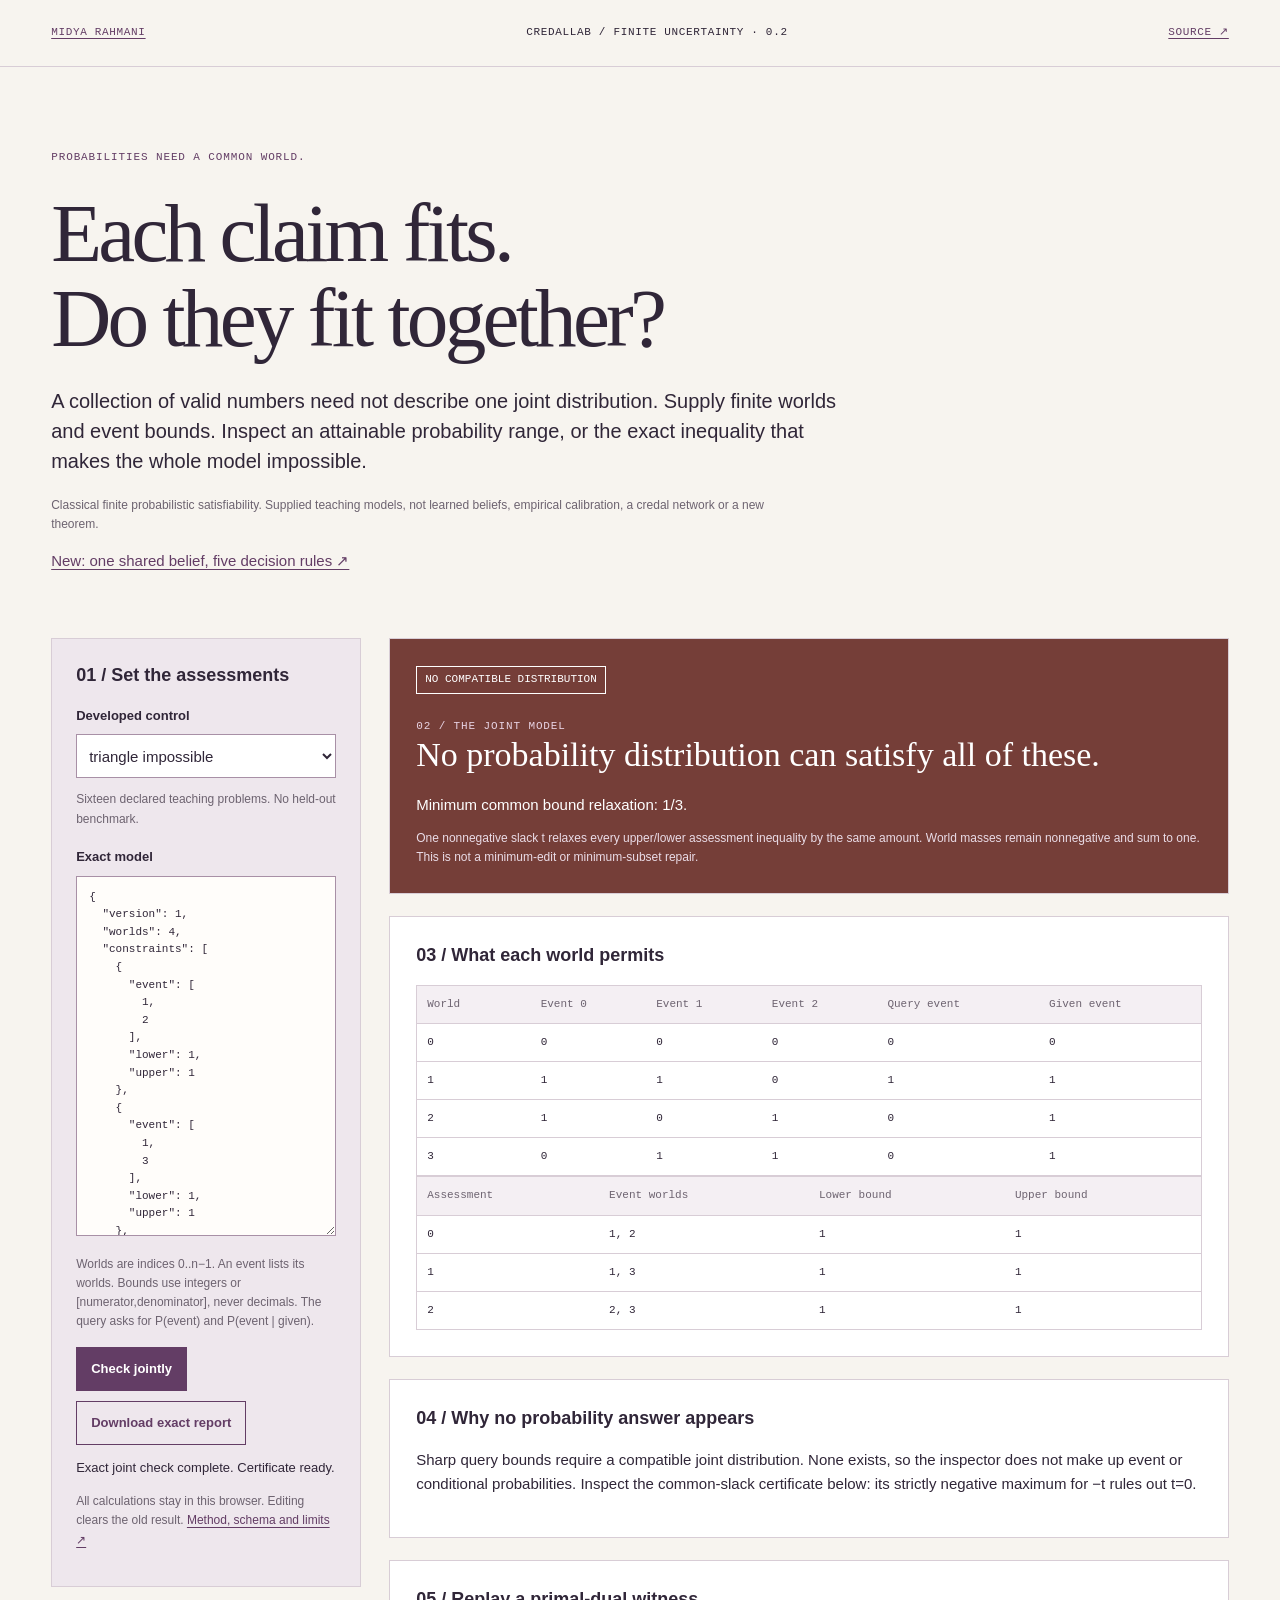
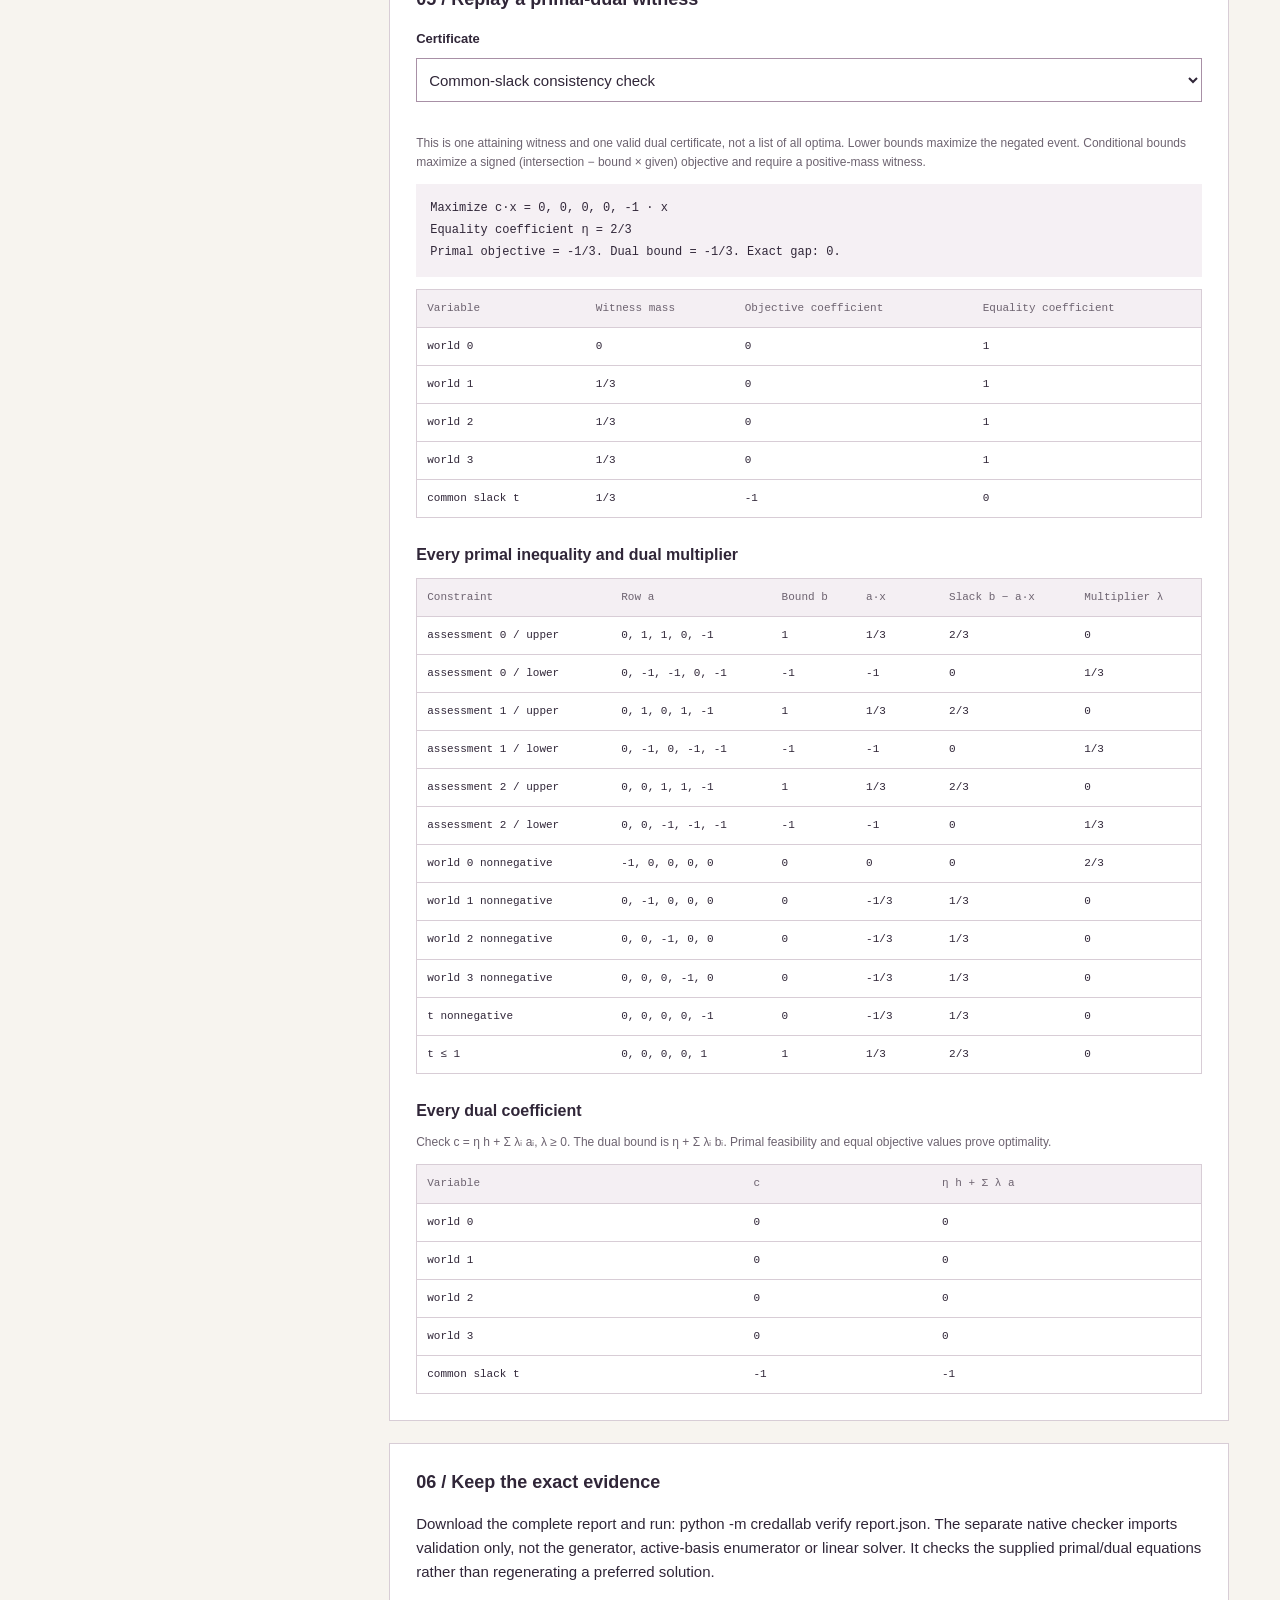
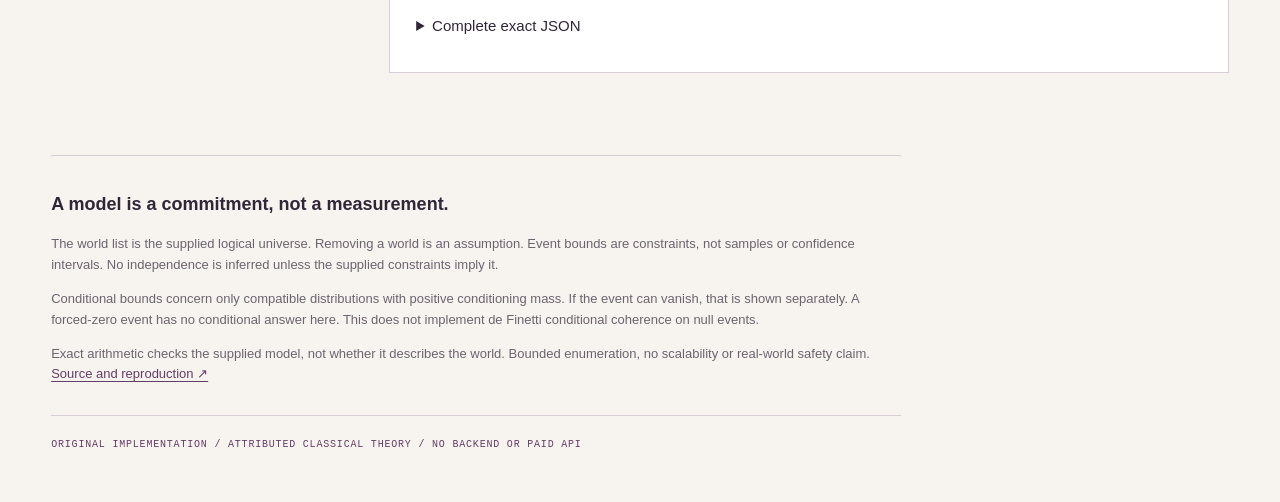
<file: docs/index.html>
<!doctype html>
<html lang="en"><head><meta charset="utf-8"><meta name="viewport" content="width=device-width,initial-scale=1"><meta name="description" content="Exact finite probability constraints, attainable bounds and independent primal-dual evidence."><title>CredalLab | Do these probabilities share a world?</title><link rel="stylesheet" href="credal.css"><script defer src="credal-engine.js"></script><script defer src="credal-app.js"></script></head>
<body><header><a href="https://github.com/midya8">MIDYA RAHMANI</a><span>CREDALLAB / FINITE UNCERTAINTY · 0.2</span><a href="https://github.com/midya8/credallab">SOURCE ↗</a></header>
<main><section class="hero"><p class="eyebrow">PROBABILITIES NEED A COMMON WORLD.</p><h1>Each claim fits.<br>Do they fit together?</h1><p class="lead">A collection of valid numbers need not describe one joint distribution. Supply finite worlds and event bounds. Inspect an attainable probability range, or the exact inequality that makes the whole model impossible.</p><p class="scope">Classical finite probabilistic satisfiability. Supplied teaching models, not learned beliefs, empirical calibration, a credal network or a new theorem.</p><p><a href="decisions.html">New: one shared belief, five decision rules ↗</a></p></section>
<div class="workspace"><aside><h2>01 / Set the assessments</h2><label for="control">Developed control</label><select id="control" disabled></select><p class="muted">Sixteen declared teaching problems. No held-out benchmark.</p><label for="input">Exact model</label><textarea id="input" spellcheck="false" aria-describedby="input-help"></textarea><p id="input-help" class="muted">Worlds are indices 0..n−1. An event lists its worlds. Bounds use integers or [numerator,denominator], never decimals. The query asks for P(event) and P(event | given).</p><div class="buttons"><button id="run">Check jointly</button><button id="export" class="secondary" disabled>Download exact report</button></div><p id="status" role="status" aria-live="polite">Loading exact engine…</p><p class="muted">All calculations stay in this browser. Editing clears the old result. <a href="https://github.com/midya8/credallab/blob/main/METHOD.md">Method, schema and limits ↗</a></p><noscript>This inspector needs JavaScript. The source includes an independent Python checker and command-line engine.</noscript></aside>
<div id="output" aria-live="polite"></div></div>
<footer><h2>A model is a commitment, not a measurement.</h2><p>The world list is the supplied logical universe. Removing a world is an assumption. Event bounds are constraints, not samples or confidence intervals. No independence is inferred unless the supplied constraints imply it.</p><p>Conditional bounds concern only compatible distributions with positive conditioning mass. If the event can vanish, that is shown separately. A forced-zero event has no conditional answer here. This does not implement de Finetti conditional coherence on null events.</p><p>Exact arithmetic checks the supplied model, not whether it describes the world. Bounded enumeration, no scalability or real-world safety claim. <a href="https://github.com/midya8/credallab">Source and reproduction ↗</a></p><span class="signature">ORIGINAL IMPLEMENTATION / ATTRIBUTED CLASSICAL THEORY / NO BACKEND OR PAID API</span></footer></main></body></html>
</file>
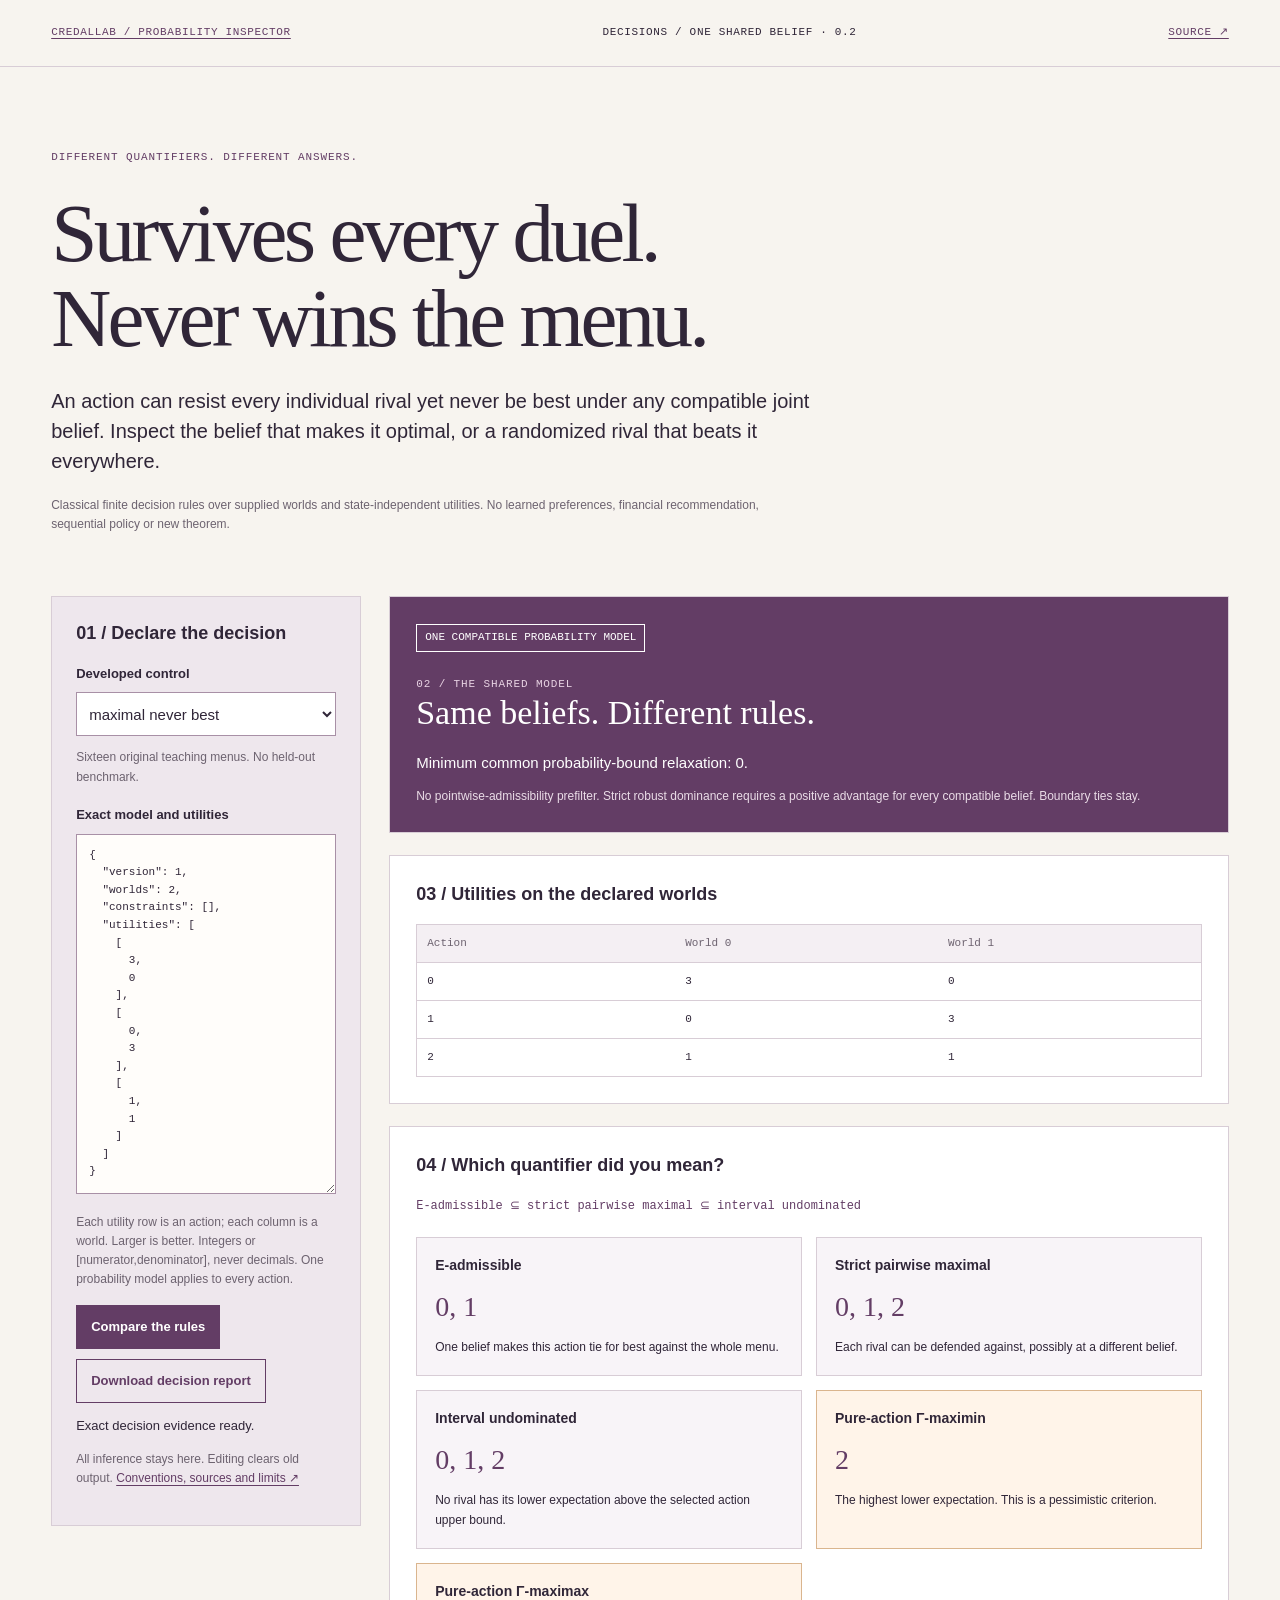
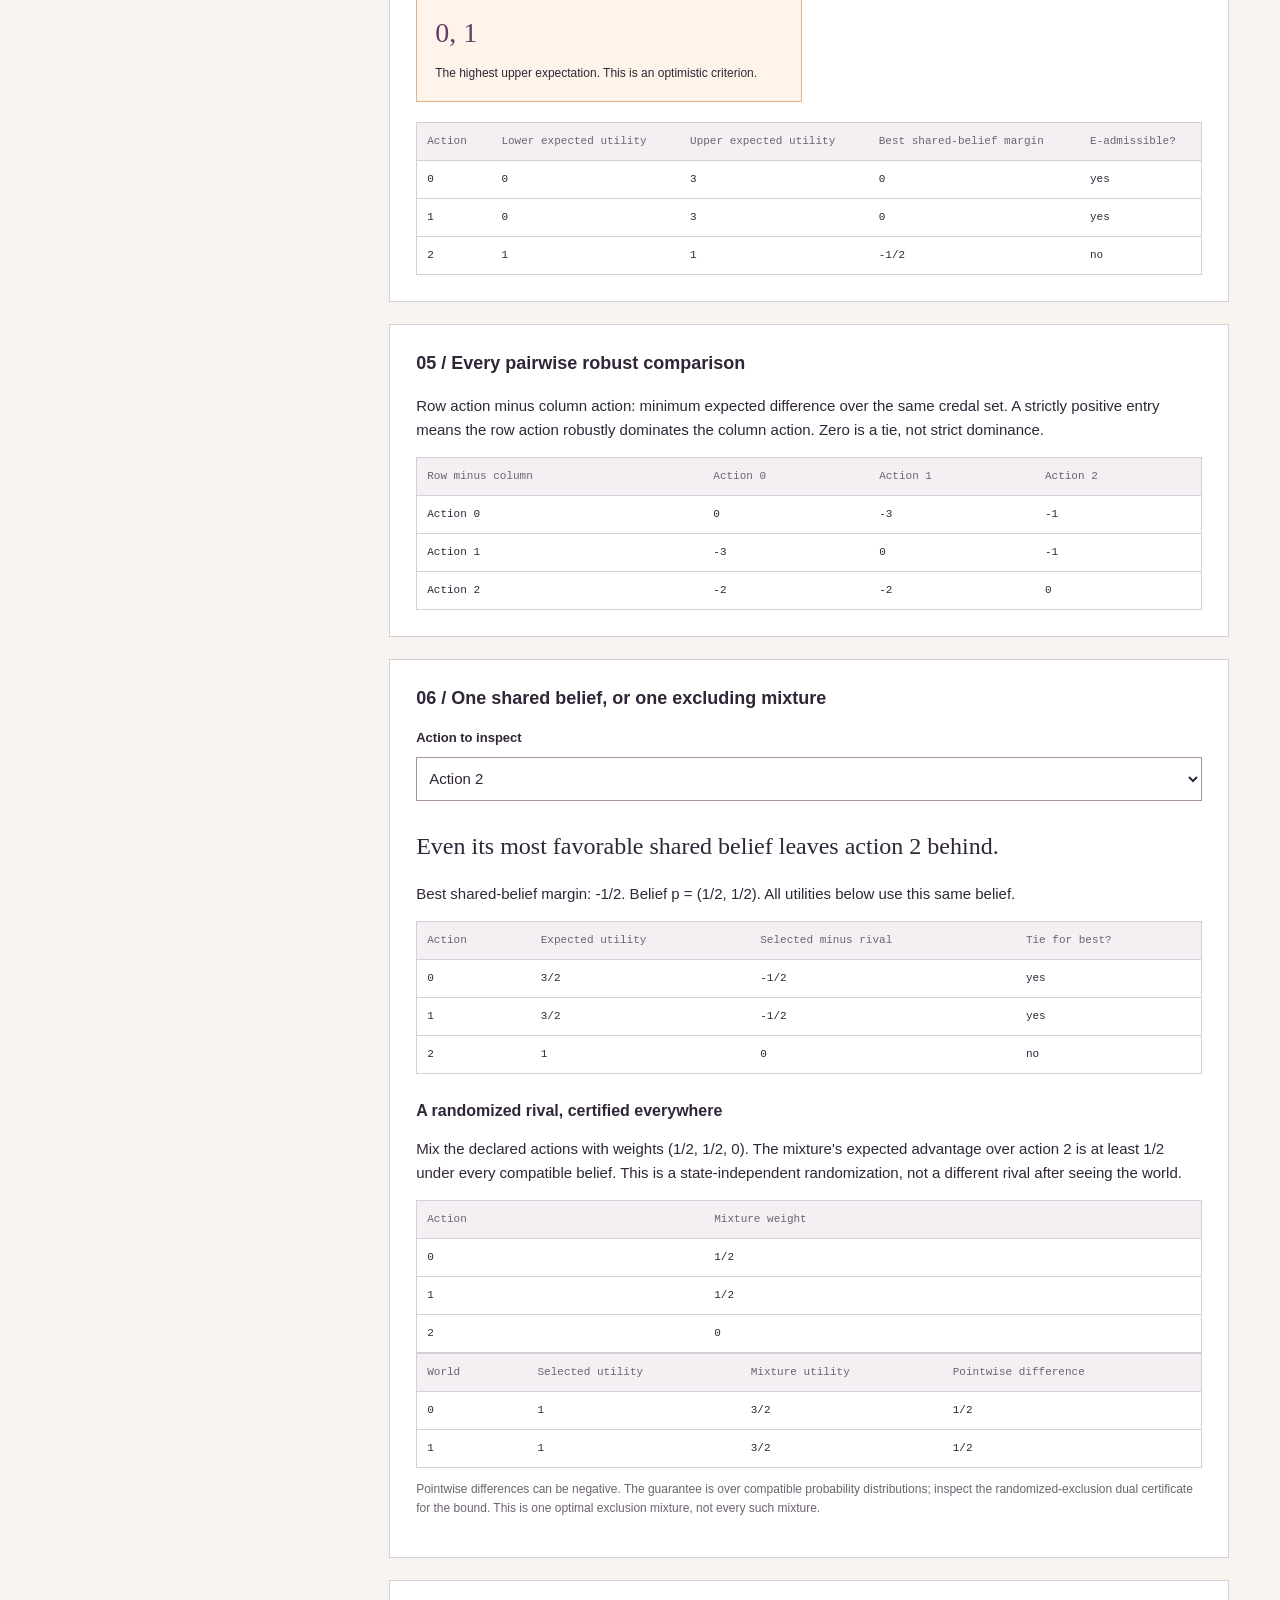
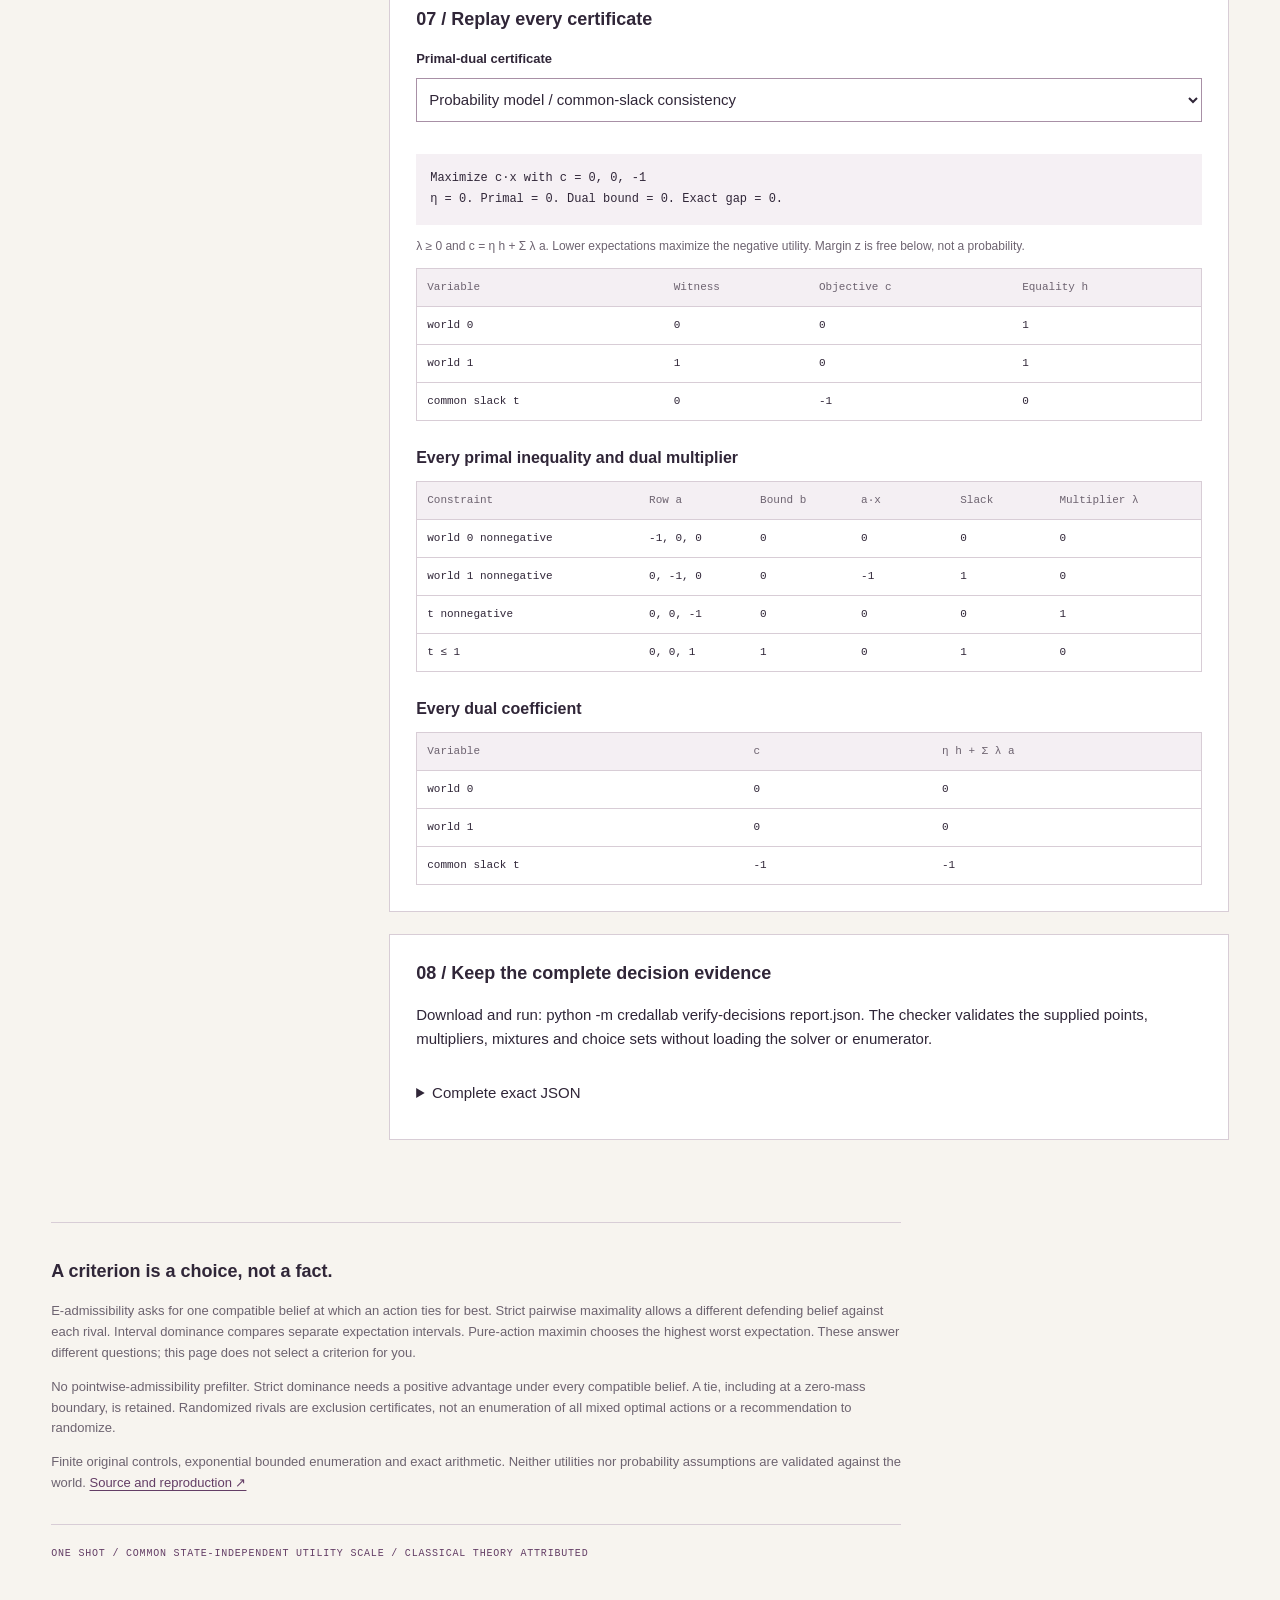
<file: docs/decisions.html>
<!doctype html>
<html lang="en"><head><meta charset="utf-8"><meta name="viewport" content="width=device-width,initial-scale=1"><meta name="description" content="Exact finite decision sets under imprecise probability, with E-admissibility and randomized exclusion evidence."><title>CredalLab | Survives every duel. Never wins the menu.</title><link rel="stylesheet" href="credal.css"><link rel="stylesheet" href="decision.css"><script defer src="credal-engine.js"></script><script defer src="decision-engine.js"></script><script defer src="decision-app.js"></script></head><body>
<header><a href="index.html">CREDALLAB / PROBABILITY INSPECTOR</a><span>DECISIONS / ONE SHARED BELIEF · 0.2</span><a href="https://github.com/midya8/credallab">SOURCE ↗</a></header>
<main><section class="hero"><p class="eyebrow">DIFFERENT QUANTIFIERS. DIFFERENT ANSWERS.</p><h1>Survives every duel.<br>Never wins the menu.</h1><p class="lead">An action can resist every individual rival yet never be best under any compatible joint belief. Inspect the belief that makes it optimal, or a randomized rival that beats it everywhere.</p><p class="scope">Classical finite decision rules over supplied worlds and state-independent utilities. No learned preferences, financial recommendation, sequential policy or new theorem.</p></section>
<div class="workspace"><aside><h2>01 / Declare the decision</h2><label for="control">Developed control</label><select id="control" disabled></select><p class="muted">Sixteen original teaching menus. No held-out benchmark.</p><label for="input">Exact model and utilities</label><textarea id="input" spellcheck="false" aria-describedby="input-help"></textarea><p id="input-help" class="muted">Each utility row is an action; each column is a world. Larger is better. Integers or [numerator,denominator], never decimals. One probability model applies to every action.</p><div class="buttons"><button id="run">Compare the rules</button><button id="export" class="secondary" disabled>Download decision report</button></div><p id="status" role="status" aria-live="polite">Loading exact engine...</p><p class="muted">All inference stays here. Editing clears old output. <a href="https://github.com/midya8/credallab/blob/main/DECISIONS.md">Conventions, sources and limits ↗</a></p><noscript>JavaScript is needed for this inspector. A native CLI and separate certificate checker are in the source.</noscript></aside><div id="output" aria-live="polite"></div></div>
<footer><h2>A criterion is a choice, not a fact.</h2><p>E-admissibility asks for one compatible belief at which an action ties for best. Strict pairwise maximality allows a different defending belief against each rival. Interval dominance compares separate expectation intervals. Pure-action maximin chooses the highest worst expectation. These answer different questions; this page does not select a criterion for you.</p><p>No pointwise-admissibility prefilter. Strict dominance needs a positive advantage under every compatible belief. A tie, including at a zero-mass boundary, is retained. Randomized rivals are exclusion certificates, not an enumeration of all mixed optimal actions or a recommendation to randomize.</p><p>Finite original controls, exponential bounded enumeration and exact arithmetic. Neither utilities nor probability assumptions are validated against the world. <a href="https://github.com/midya8/credallab">Source and reproduction ↗</a></p><span class="signature">ONE SHOT / COMMON STATE-INDEPENDENT UTILITY SCALE / CLASSICAL THEORY ATTRIBUTED</span></footer></main></body></html>
</file>
<file: docs/credal.css>
:root{--ink:#302638;--plum:#633d65;--paper:#f7f4ef;--white:#fff;--soft:#eee7ed;--line:#d8cdd6;--muted:#6d6370;--orange:#b84d22;--green:#42614b}*{box-sizing:border-box}body{margin:0;background:var(--paper);color:var(--ink);font-family:'DM Sans',Arial,sans-serif;font-size:15px;line-height:1.6}a{color:var(--plum);text-underline-offset:3px}header{display:flex;justify-content:space-between;gap:20px;padding:24px 4vw;border-bottom:1px solid var(--line);font:11px/1.6 'IBM Plex Mono',monospace;letter-spacing:.06em}main{max-width:1400px;margin:auto;padding:0 4vw}.hero{padding:70px 0 50px;max-width:970px}.eyebrow,.signature{font:11px/1.7 'IBM Plex Mono',monospace;letter-spacing:.08em;color:var(--plum)}h1{font-family:Georgia,serif;font-weight:400;font-size:clamp(48px,6.5vw,88px);line-height:1.02;letter-spacing:-.045em;margin:25px 0}.lead{font-size:20px;max-width:790px;line-height:1.5}.scope,.muted{font-size:12px;color:var(--muted)}.scope{max-width:730px}.workspace{display:grid;grid-template-columns:minmax(240px,310px) minmax(0,1fr);gap:28px;align-items:start}aside{padding:24px;background:var(--soft);border:1px solid var(--line)}h2{font-size:18px;line-height:1.35;margin:0 0 18px}h3{font-size:16px;line-height:1.35;margin:26px 0 12px}label{display:block;font-size:13px;font-weight:700;margin:18px 0 8px}select,textarea,button{font:inherit;max-width:100%}select{width:100%;min-height:44px;padding:8px;background:white;border:1px solid #a890a6;color:var(--ink)}textarea{width:100%;height:360px;padding:12px;background:#fffdfa;color:var(--ink);border:1px solid #a890a6;font:11px/1.6 'IBM Plex Mono',monospace;resize:vertical}button{min-height:44px;border:1px solid var(--plum);background:var(--plum);color:white;padding:10px 14px;font-size:13px;font-weight:700;cursor:pointer}button.secondary{background:transparent;color:var(--plum)}button:disabled{opacity:.45;cursor:default}button:focus-visible,select:focus-visible,textarea:focus-visible,a:focus-visible,summary:focus-visible{outline:3px solid var(--orange);outline-offset:3px}.buttons{display:flex;gap:10px;flex-wrap:wrap;margin-top:16px}#status{font-size:13px}#status[data-error=true]{color:#a53116}.panel{border:1px solid var(--line);background:white;padding:26px;margin-bottom:22px;min-width:0}.result{background:var(--plum);color:white}.result h2{font-family:Georgia,serif;font-size:34px;font-weight:400;line-height:1.15}.result .eyebrow{color:#e8d3e3}.result p{margin-bottom:0}.result.infeasible{background:#753e38}.result .muted{color:#eadce7}.badge{display:inline-block;font:11px/1.4 'IBM Plex Mono',monospace;border:1px solid currentColor;padding:5px 8px;margin-bottom:12px}.table-wrap{overflow:auto;width:100%;border:1px solid var(--line)}table{border-collapse:collapse;width:100%;font:11px/1.55 'IBM Plex Mono',monospace}th{text-align:left;color:var(--muted);background:#f4eff3;font-weight:400}th,td{padding:10px;border-bottom:1px solid var(--line);vertical-align:top;min-width:65px;overflow-wrap:anywhere}td.vector{min-width:130px}tbody tr:last-child td{border-bottom:0}.scroll-hint{display:none}.cert-select{margin:0 0 20px}.metric{font-family:Georgia,serif;font-size:30px;color:var(--plum);margin:8px 0}.metric small{font:13px 'DM Sans',sans-serif;color:var(--muted)}.equation{font:12px/1.8 'IBM Plex Mono',monospace;background:#f5f0f4;padding:14px;overflow-wrap:anywhere}.range{display:block;width:100%;height:auto;border:1px solid var(--line);background:#fcf9fb;margin:14px 0 24px}.range text{font:13px 'IBM Plex Mono',monospace;fill:var(--muted)}.range path{stroke:var(--line);stroke-width:1}.range line{stroke:var(--plum);stroke-width:6}.range circle{fill:var(--plum)}.worldbar{height:8px;background:var(--soft);width:100%;min-width:80px;margin-top:5px}.worldbar span{display:block;height:100%;background:var(--plum)}details{margin-top:22px}summary{cursor:pointer;padding:8px 0}pre{overflow:auto;max-height:380px;background:#f5f0f4;padding:15px;font:11px/1.6 'IBM Plex Mono',monospace}footer{border-top:1px solid var(--line);padding:36px 0 50px;margin-top:60px;max-width:850px}footer p{font-size:13px;color:var(--muted)}.signature{display:block;border-top:1px solid var(--line);padding-top:20px;margin-top:30px;font-size:10px}@media(max-width:800px){.workspace{grid-template-columns:1fr}.hero{padding:50px 0 30px}aside{padding:20px}textarea{height:280px}header{flex-wrap:wrap;gap:8px 20px}header span{order:3;flex-basis:100%}.panel{padding:20px}.lead{font-size:18px}.scroll-hint{display:block;font-size:11px;color:var(--muted)}.result h2{font-size:30px}.range text{font-size:18px}}@media(prefers-reduced-motion:reduce){*{scroll-behavior:auto!important}}
.table-wrap table{min-width:max-content}th,td{white-space:nowrap;overflow-wrap:normal}
#output{min-width:0;width:100%}
</file>
<file: docs/decision.css>
.choices{display:grid;grid-template-columns:repeat(2,minmax(0,1fr));gap:14px;margin:20px 0}.choice{padding:18px;border:1px solid var(--line);background:#f8f4f8;min-width:0}.choice h3{margin:0;font-size:14px}.choice .members{font:28px/1.4 Georgia,serif;margin:12px 0;color:var(--plum)}.choice p{font-size:12px;margin-bottom:0}.choice.pessimistic{background:#fff4e9;border-color:#dab58e}.action-select{margin-bottom:20px}.decision-claim{font-family:Georgia,serif;font-size:24px;line-height:1.3;margin:10px 0 20px}.inclusion{font:12px/1.8 monospace;overflow-wrap:anywhere;color:var(--plum)}@media(max-width:500px){.choices{grid-template-columns:1fr}.choice{padding:16px}.decision-claim{font-size:22px}}
</file>
